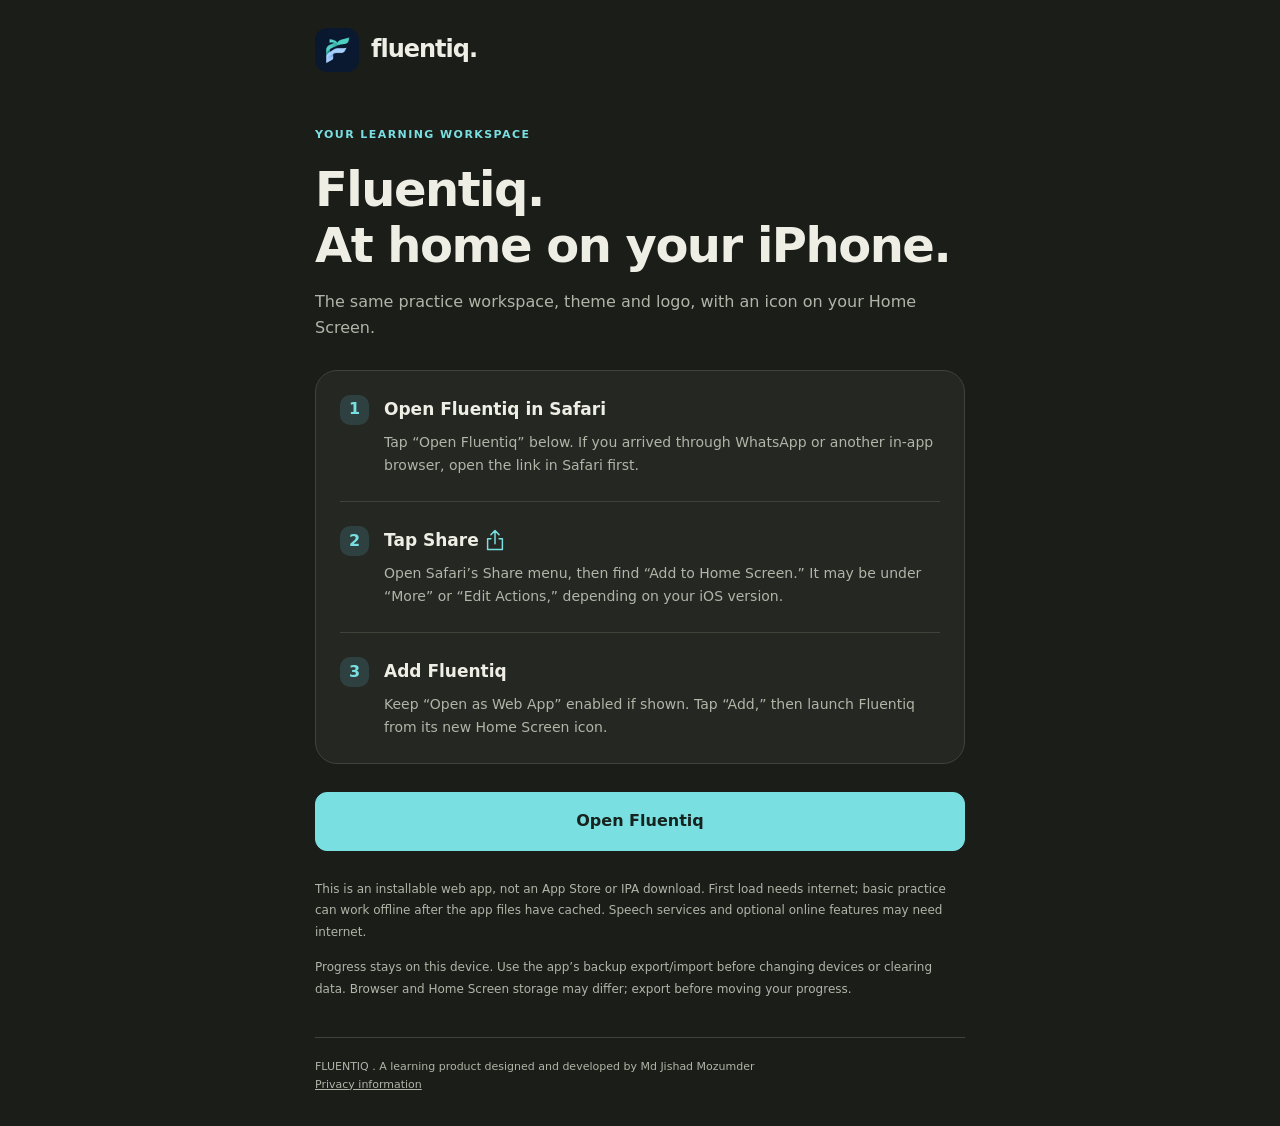
<file: install-ios.html>
<!doctype html><html lang="en"><head><meta charset="utf-8"><meta name="viewport" content="width=device-width,initial-scale=1,viewport-fit=cover"><meta name="theme-color" content="#1b1d19"><title>Install Fluentiq on iPhone</title><style>*{box-sizing:border-box}body{margin:0;background:#1b1d19;color:#eeeee5;font:16px/1.65 system-ui,-apple-system,BlinkMacSystemFont,sans-serif;padding:calc(28px + env(safe-area-inset-top)) 22px calc(32px + env(safe-area-inset-bottom))}main{max-width:650px;margin:auto}header{display:flex;gap:12px;align-items:center;margin-bottom:48px}header img{width:44px;height:44px;border-radius:12px}header b{font-size:24px;letter-spacing:-1px}.eyebrow{color:#79dfe0;font-size:11px;font-weight:700;letter-spacing:.13em}h1{font-size:clamp(34px,7vw,48px);line-height:1.15;letter-spacing:-1.5px;margin:16px 0}p{color:#b0b5a7}section{background:#252722;border:1px solid #404339;padding:24px;border-radius:22px;margin:28px 0}ol{list-style:none;margin:0;padding:0;counter-reset:steps}li{counter-increment:steps;position:relative;padding:0 0 24px 44px;margin:0 0 24px;border-bottom:1px solid #404339}li:last-child{padding-bottom:0;margin-bottom:0;border:0}li:before{content:counter(steps);position:absolute;left:0;top:0;border-radius:10px;background:#2e4140;color:#79dfe0;display:grid;place-items:center;width:29px;height:30px;font-weight:700}li b{display:block;font-size:17px}li p{font-size:14px;margin:8px 0 0}a{color:inherit}.action{display:block;text-align:center;padding:15px 22px;background:#79dfe0;color:#17231f;border:1px solid #79dfe0;border-radius:12px;font-weight:700;text-decoration:none;margin:28px 0}small{display:block;color:#b0b5a7;font-size:12px;line-height:1.8}.share{display:inline-flex;vertical-align:middle;width:20px;height:23px;color:#79dfe0}.status{font-size:13px;color:#79dfe0;margin-top:14px}footer{margin-top:36px;border-top:1px solid #404339;padding-top:20px;font-size:11px;color:#b0b5a7}a:focus-visible{outline:3px solid #fff;outline-offset:5px}@media(prefers-reduced-motion:reduce){*{scroll-behavior:auto}}</style></head><body><main><header><img src="[data-uri]" alt="Fluentiq app logo"><b>fluentiq.</b></header><span class="eyebrow">YOUR LEARNING WORKSPACE</span><h1>Fluentiq.<br>At home on your iPhone.</h1><p>The same practice workspace, theme and logo, with an icon on your Home Screen.</p><div id="installed" class="status" role="status"></div><section><ol><li><b>Open Fluentiq in Safari</b><p>Tap “Open Fluentiq” below. If you arrived through WhatsApp or another in-app browser, open the link in Safari first.</p></li><li><b>Tap Share <svg class="share" viewBox="0 0 24 28" fill="none" stroke="currentColor" stroke-width="1.8" aria-hidden="true"><path d="M12 18V2m-5 5 5-5 5 5M7 12H3v13h18V12h-4" stroke-linecap="round" stroke-linejoin="round"/></svg></b><p>Open Safari’s Share menu, then find “Add to Home Screen.” It may be under “More” or “Edit Actions,” depending on your iOS version.</p></li><li><b>Add Fluentiq</b><p>Keep “Open as Web App” enabled if shown. Tap “Add,” then launch Fluentiq from its new Home Screen icon.</p></li></ol></section><a class="action" href="./index.html">Open Fluentiq</a><small>This is an installable web app, not an App Store or IPA download. First load needs internet; basic practice can work offline after the app files have cached. Speech services and optional online features may need internet.</small><small style="margin-top:14px">Progress stays on this device. Use the app’s backup export/import before changing devices or clearing data. Browser and Home Screen storage may differ; export before moving your progress.</small><footer>FLUENTIQ . A learning product designed and developed by Md Jishad Mozumder<br><a href="./privacy.html">Privacy information</a></footer></main><script>if(navigator.standalone===true||matchMedia('(display-mode: standalone)').matches)document.getElementById('installed').textContent='You are already viewing an installed Home Screen app.';</script></body></html>
</file>
